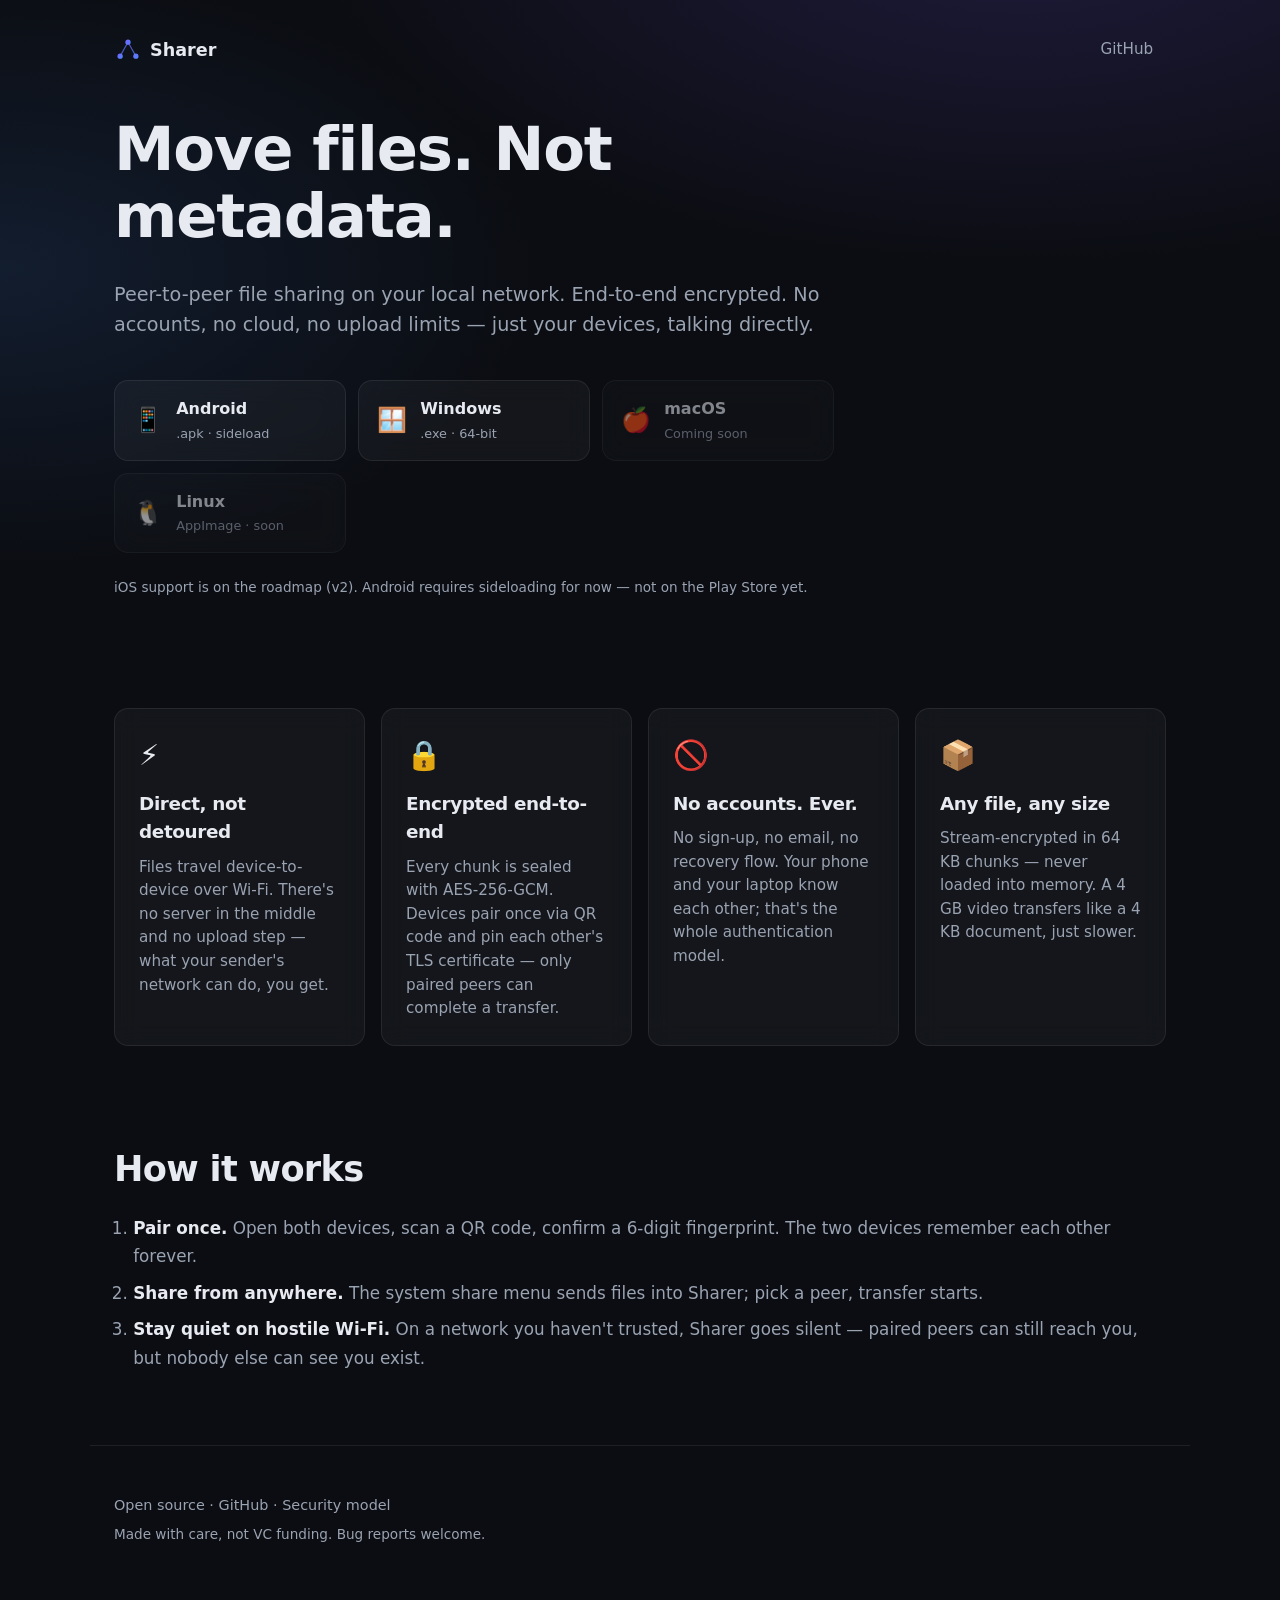
<file: index.html>
<!DOCTYPE html>
<html lang="en">
<head>
  <meta charset="UTF-8">
  <meta name="viewport" content="width=device-width, initial-scale=1.0">
  <title>Sharer — Fast, private LAN file sharing</title>
  <meta name="description" content="Sharer is a peer-to-peer file-sharing app for your local network. End-to-end encrypted. No accounts, no cloud, no upload limits.">
  <meta property="og:title" content="Sharer — Fast, private LAN file sharing">
  <meta property="og:description" content="Peer-to-peer, end-to-end encrypted, on your own network. No accounts, no cloud.">
  <meta property="og:type" content="website">
  <link rel="icon" type="image/svg+xml" href="assets/logo.svg">
  <link rel="stylesheet" href="styles.css">
</head>
<body>
  <header class="hero">
    <nav class="nav">
      <a class="logo" href="#">
        <img src="assets/logo.svg" alt="" width="28" height="28">
        <span>Sharer</span>
      </a>
      <a class="nav-link" href="https://github.com/LeninBoccardo/sharer" rel="noopener">GitHub</a>
    </nav>

    <div class="hero-content">
      <h1>Move files. Not metadata.</h1>
      <p class="tagline">
        Peer-to-peer file sharing on your local network. End-to-end encrypted.
        No accounts, no cloud, no upload limits — just your devices, talking
        directly.
      </p>

      <div class="downloads">
        <a class="download-btn primary" href="https://github.com/LeninBoccardo/sharer/releases/latest/download/sharer-android.apk" data-platform="android">
          <span class="platform-icon" aria-hidden="true">📱</span>
          <span class="platform-meta">
            <span class="platform-label">Android</span>
            <span class="platform-sub">.apk · sideload</span>
          </span>
        </a>
        <a class="download-btn primary" href="https://github.com/LeninBoccardo/sharer/releases/latest/download/sharer-windows.exe" data-platform="windows">
          <span class="platform-icon" aria-hidden="true">🪟</span>
          <span class="platform-meta">
            <span class="platform-label">Windows</span>
            <span class="platform-sub">.exe · 64-bit</span>
          </span>
        </a>
        <a class="download-btn coming-soon" href="#" data-platform="macos" aria-disabled="true">
          <span class="platform-icon" aria-hidden="true">🍎</span>
          <span class="platform-meta">
            <span class="platform-label">macOS</span>
            <span class="platform-sub">Coming soon</span>
          </span>
        </a>
        <a class="download-btn coming-soon" href="#" data-platform="linux" aria-disabled="true">
          <span class="platform-icon" aria-hidden="true">🐧</span>
          <span class="platform-meta">
            <span class="platform-label">Linux</span>
            <span class="platform-sub">AppImage · soon</span>
          </span>
        </a>
      </div>

      <p class="micro">iOS support is on the roadmap (v2). Android requires
      sideloading for now — not on the Play Store yet.</p>
    </div>
  </header>

  <section class="features">
    <div class="feature">
      <div class="feature-icon" aria-hidden="true">⚡</div>
      <h3>Direct, not detoured</h3>
      <p>Files travel device-to-device over Wi-Fi. There's no server in the
      middle and no upload step — what your sender's network can do, you get.</p>
    </div>
    <div class="feature">
      <div class="feature-icon" aria-hidden="true">🔒</div>
      <h3>Encrypted end-to-end</h3>
      <p>Every chunk is sealed with AES-256-GCM. Devices pair once via QR code
      and pin each other's TLS certificate — only paired peers can complete a
      transfer.</p>
    </div>
    <div class="feature">
      <div class="feature-icon" aria-hidden="true">🚫</div>
      <h3>No accounts. Ever.</h3>
      <p>No sign-up, no email, no recovery flow. Your phone and your laptop
      know each other; that's the whole authentication model.</p>
    </div>
    <div class="feature">
      <div class="feature-icon" aria-hidden="true">📦</div>
      <h3>Any file, any size</h3>
      <p>Stream-encrypted in 64 KB chunks — never loaded into memory. A 4 GB
      video transfers like a 4 KB document, just slower.</p>
    </div>
  </section>

  <section class="how">
    <h2>How it works</h2>
    <ol>
      <li><strong>Pair once.</strong> Open both devices, scan a QR code,
      confirm a 6-digit fingerprint. The two devices remember each other
      forever.</li>
      <li><strong>Share from anywhere.</strong> The system share menu sends
      files into Sharer; pick a peer, transfer starts.</li>
      <li><strong>Stay quiet on hostile Wi-Fi.</strong> On a network you
      haven't trusted, Sharer goes silent — paired peers can still reach you,
      but nobody else can see you exist.</li>
    </ol>
  </section>

  <footer>
    <p>
      Open source · <a href="https://github.com/LeninBoccardo/sharer" rel="noopener">GitHub</a>
      · <a href="https://github.com/LeninBoccardo/sharer/blob/main/docs/v1/security.md" rel="noopener">Security model</a>
    </p>
    <p class="micro">
      Made with care, not VC funding. Bug reports welcome.
    </p>
  </footer>
</body>
</html>
</file>
<file: styles.css>
/* Sharer landing — single-file modern CSS, no framework, no JS.
   Dark theme with glass-card accents to read as the same product
   as the in-app UI. Mobile-friendly via fluid sizing. */

:root {
  --bg-0: #0b0d12;
  --bg-1: #11141b;
  --surface: rgba(255, 255, 255, 0.04);
  --surface-strong: rgba(255, 255, 255, 0.08);
  --border: rgba(255, 255, 255, 0.08);
  --text: #e7eaf0;
  --text-dim: #9aa3b2;
  --accent: #7c5cff;
  --accent-glow: rgba(124, 92, 255, 0.35);
  --success: #4ade80;
  --max-w: 1100px;
  --radius: 14px;
  --radius-sm: 10px;
  --shadow: 0 20px 60px rgba(0, 0, 0, 0.45);
}

* {
  box-sizing: border-box;
}

html {
  scroll-behavior: smooth;
}

body {
  margin: 0;
  font-family: -apple-system, BlinkMacSystemFont, 'Segoe UI', system-ui,
    'Inter', 'Roboto', sans-serif;
  font-size: 16px;
  line-height: 1.55;
  color: var(--text);
  background:
    radial-gradient(1200px 600px at 80% -10%, rgba(124, 92, 255, 0.18), transparent 60%),
    radial-gradient(900px 500px at 0% 30%, rgba(70, 145, 255, 0.12), transparent 60%),
    var(--bg-0);
  background-attachment: fixed;
  min-height: 100vh;
}

a {
  color: var(--text);
  text-decoration: none;
  transition: color 120ms ease;
}

a:hover {
  color: var(--accent);
}

h1, h2, h3 {
  margin: 0 0 0.5em;
  font-weight: 600;
  letter-spacing: -0.02em;
}

h1 {
  font-size: clamp(2.2rem, 5vw, 3.8rem);
  line-height: 1.1;
}

h2 {
  font-size: clamp(1.6rem, 3vw, 2.2rem);
}

h3 {
  font-size: 1.15rem;
}

p {
  margin: 0 0 1em;
}

/* Hero --------------------------------------------------------- */
.hero {
  max-width: var(--max-w);
  margin: 0 auto;
  padding: 1.5rem 1.5rem 4rem;
}

.nav {
  display: flex;
  align-items: center;
  justify-content: space-between;
  padding: 0.5rem 0 3rem;
}

.logo {
  display: flex;
  align-items: center;
  gap: 0.5rem;
  font-weight: 600;
  font-size: 1.1rem;
}

.logo img {
  display: block;
}

.nav-link {
  color: var(--text-dim);
  font-size: 0.95rem;
  padding: 0.4rem 0.8rem;
  border-radius: 8px;
  transition: background 120ms ease, color 120ms ease;
}

.nav-link:hover {
  color: var(--text);
  background: var(--surface);
}

.hero-content {
  max-width: 720px;
}

.tagline {
  color: var(--text-dim);
  font-size: clamp(1.05rem, 1.5vw, 1.2rem);
  margin-bottom: 2.5rem;
  max-width: 60ch;
}

/* Downloads ---------------------------------------------------- */
.downloads {
  display: grid;
  grid-template-columns: repeat(auto-fit, minmax(220px, 1fr));
  gap: 0.75rem;
  margin-bottom: 1.5rem;
}

.download-btn {
  display: flex;
  align-items: center;
  gap: 0.85rem;
  padding: 1rem 1.1rem;
  background: var(--surface);
  border: 1px solid var(--border);
  border-radius: var(--radius);
  backdrop-filter: blur(12px);
  -webkit-backdrop-filter: blur(12px);
  transition: transform 120ms ease, background 120ms ease, border 120ms ease,
    box-shadow 120ms ease;
}

.download-btn.primary:hover {
  background: var(--surface-strong);
  border-color: var(--accent);
  transform: translateY(-1px);
  box-shadow: 0 10px 30px var(--accent-glow);
  color: var(--text);
}

.download-btn.coming-soon {
  opacity: 0.55;
  cursor: not-allowed;
}

.download-btn.coming-soon:hover {
  transform: none;
  border-color: var(--border);
  background: var(--surface);
}

.platform-icon {
  font-size: 1.5rem;
  line-height: 1;
}

.platform-meta {
  display: flex;
  flex-direction: column;
  gap: 2px;
}

.platform-label {
  font-weight: 600;
  font-size: 1rem;
}

.platform-sub {
  font-size: 0.8rem;
  color: var(--text-dim);
}

.micro {
  font-size: 0.85rem;
  color: var(--text-dim);
}

/* Features ----------------------------------------------------- */
.features {
  max-width: var(--max-w);
  margin: 0 auto;
  padding: 2rem 1.5rem 4rem;
  display: grid;
  grid-template-columns: repeat(auto-fit, minmax(240px, 1fr));
  gap: 1rem;
}

.feature {
  background: var(--surface);
  border: 1px solid var(--border);
  border-radius: var(--radius);
  padding: 1.5rem;
  backdrop-filter: blur(12px);
  -webkit-backdrop-filter: blur(12px);
  transition: transform 200ms ease, border 200ms ease;
}

.feature:hover {
  transform: translateY(-2px);
  border-color: rgba(124, 92, 255, 0.3);
}

.feature-icon {
  font-size: 1.8rem;
  margin-bottom: 0.75rem;
}

.feature p {
  color: var(--text-dim);
  font-size: 0.95rem;
  margin: 0;
}

/* How it works ------------------------------------------------- */
.how {
  max-width: var(--max-w);
  margin: 0 auto;
  padding: 2rem 1.5rem 4rem;
}

.how ol {
  margin: 0;
  padding-left: 1.2rem;
  color: var(--text-dim);
  font-size: 1.05rem;
  line-height: 1.7;
}

.how li {
  margin-bottom: 0.5rem;
}

.how strong {
  color: var(--text);
}

/* Footer ------------------------------------------------------- */
footer {
  max-width: var(--max-w);
  margin: 0 auto;
  padding: 3rem 1.5rem 4rem;
  border-top: 1px solid var(--border);
  color: var(--text-dim);
  font-size: 0.9rem;
}

footer p {
  margin: 0 0 0.5rem;
}

footer a {
  color: var(--text-dim);
}

footer a:hover {
  color: var(--accent);
}

/* Reduced motion ---------------------------------------------- */
@media (prefers-reduced-motion: reduce) {
  *, *::before, *::after {
    animation-duration: 0.01ms !important;
    transition-duration: 0.01ms !important;
  }
}
</file>
